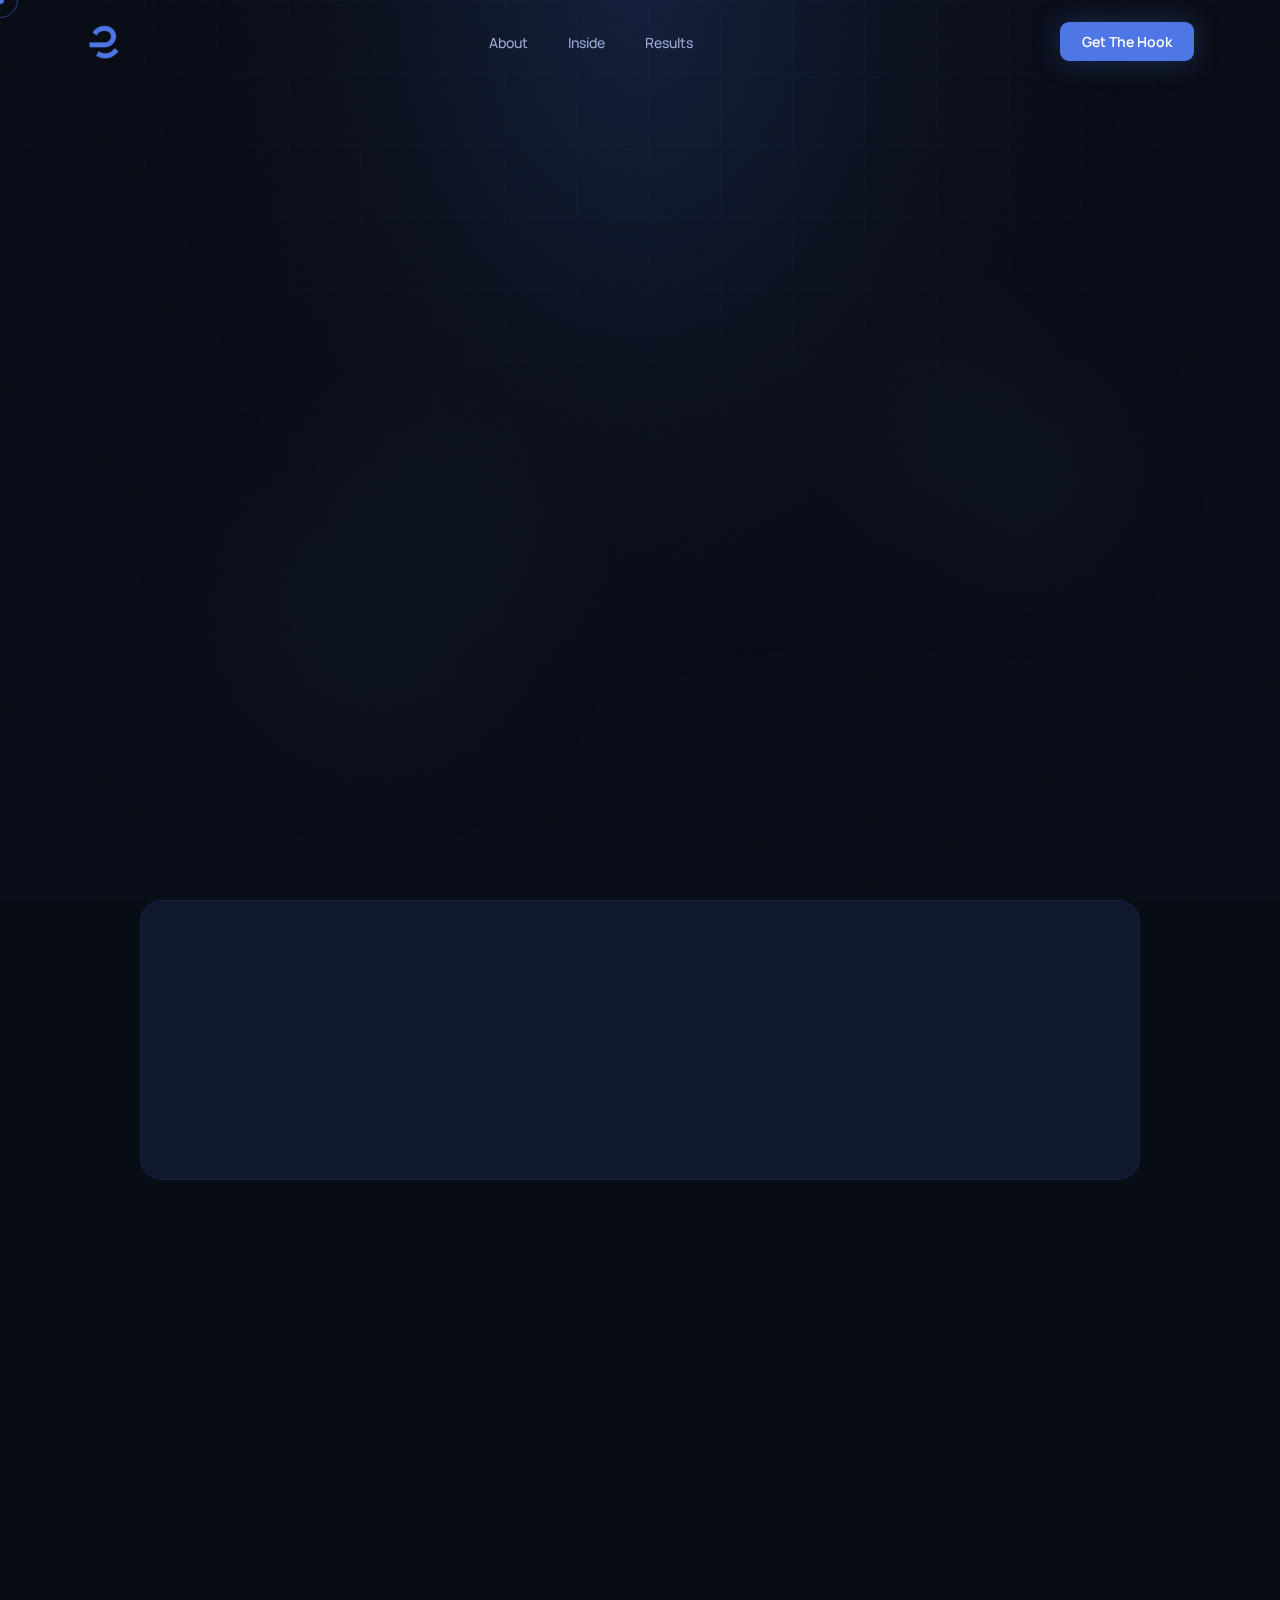
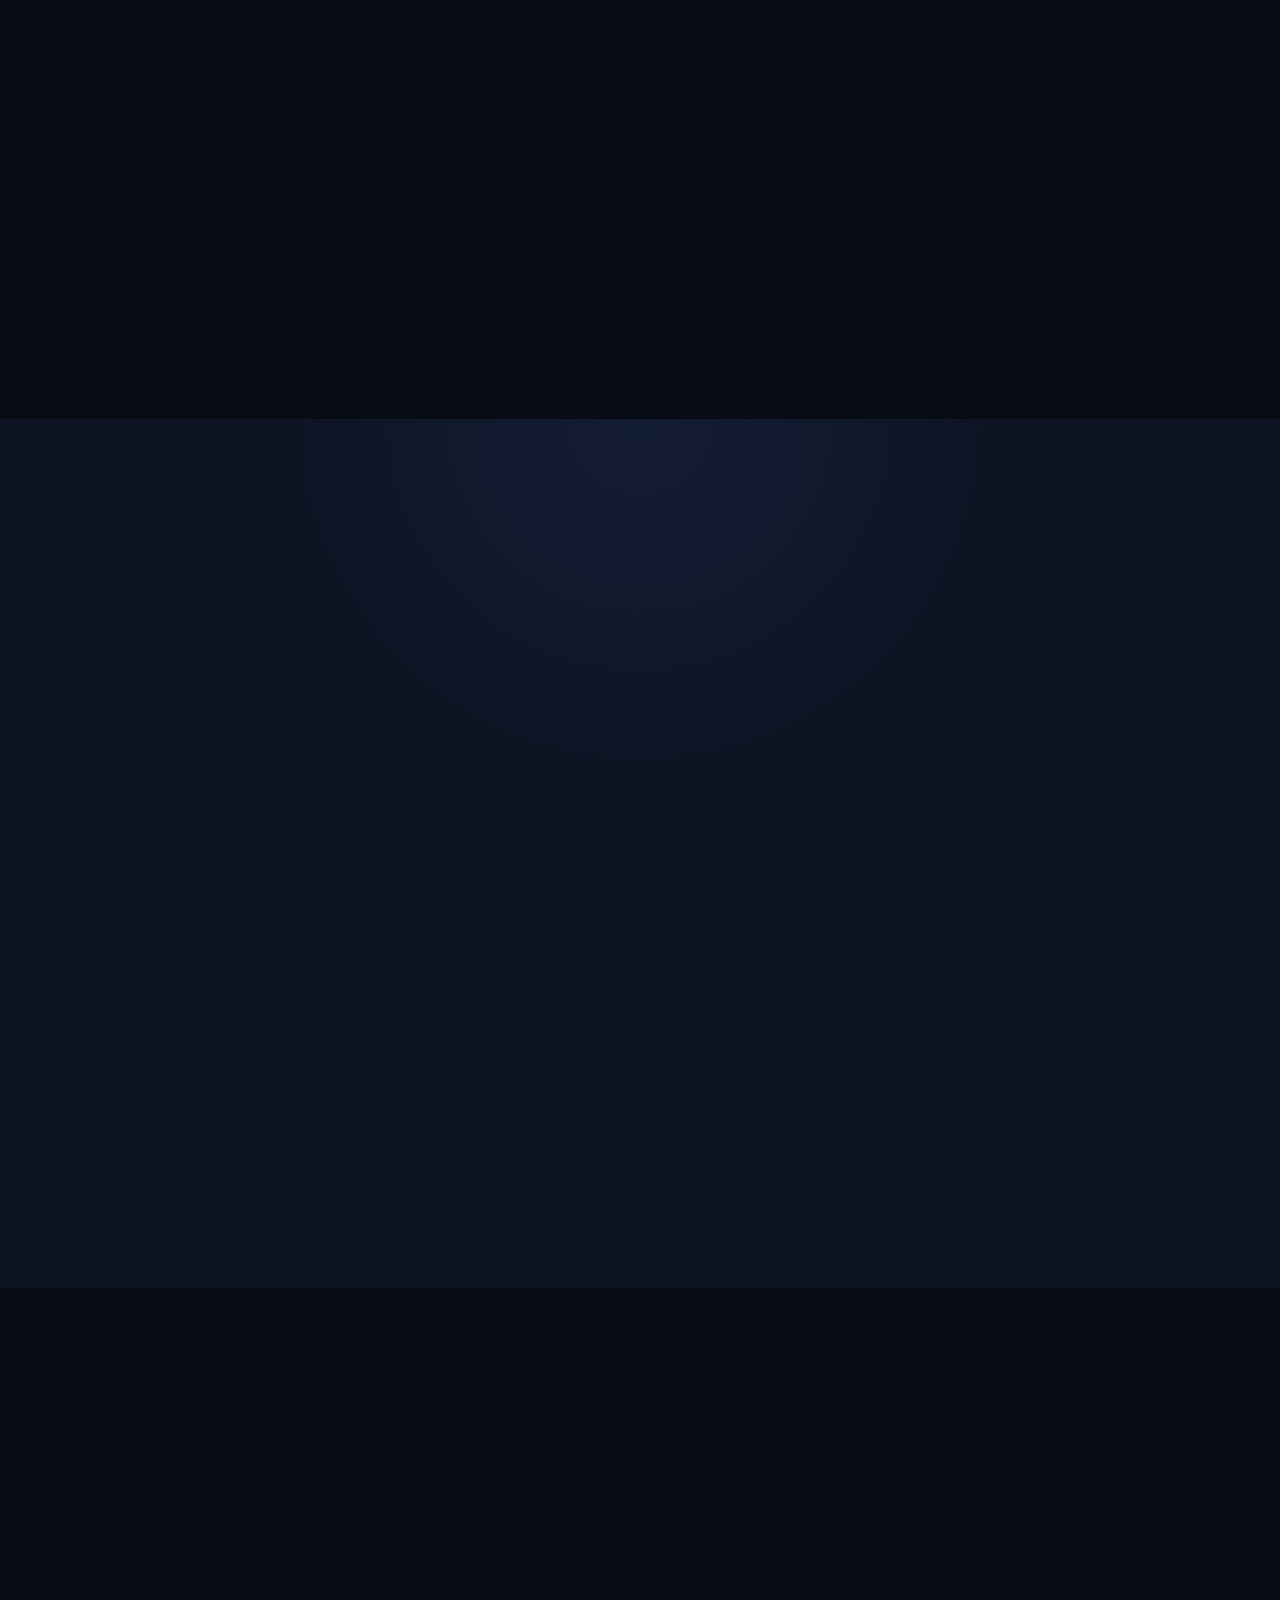
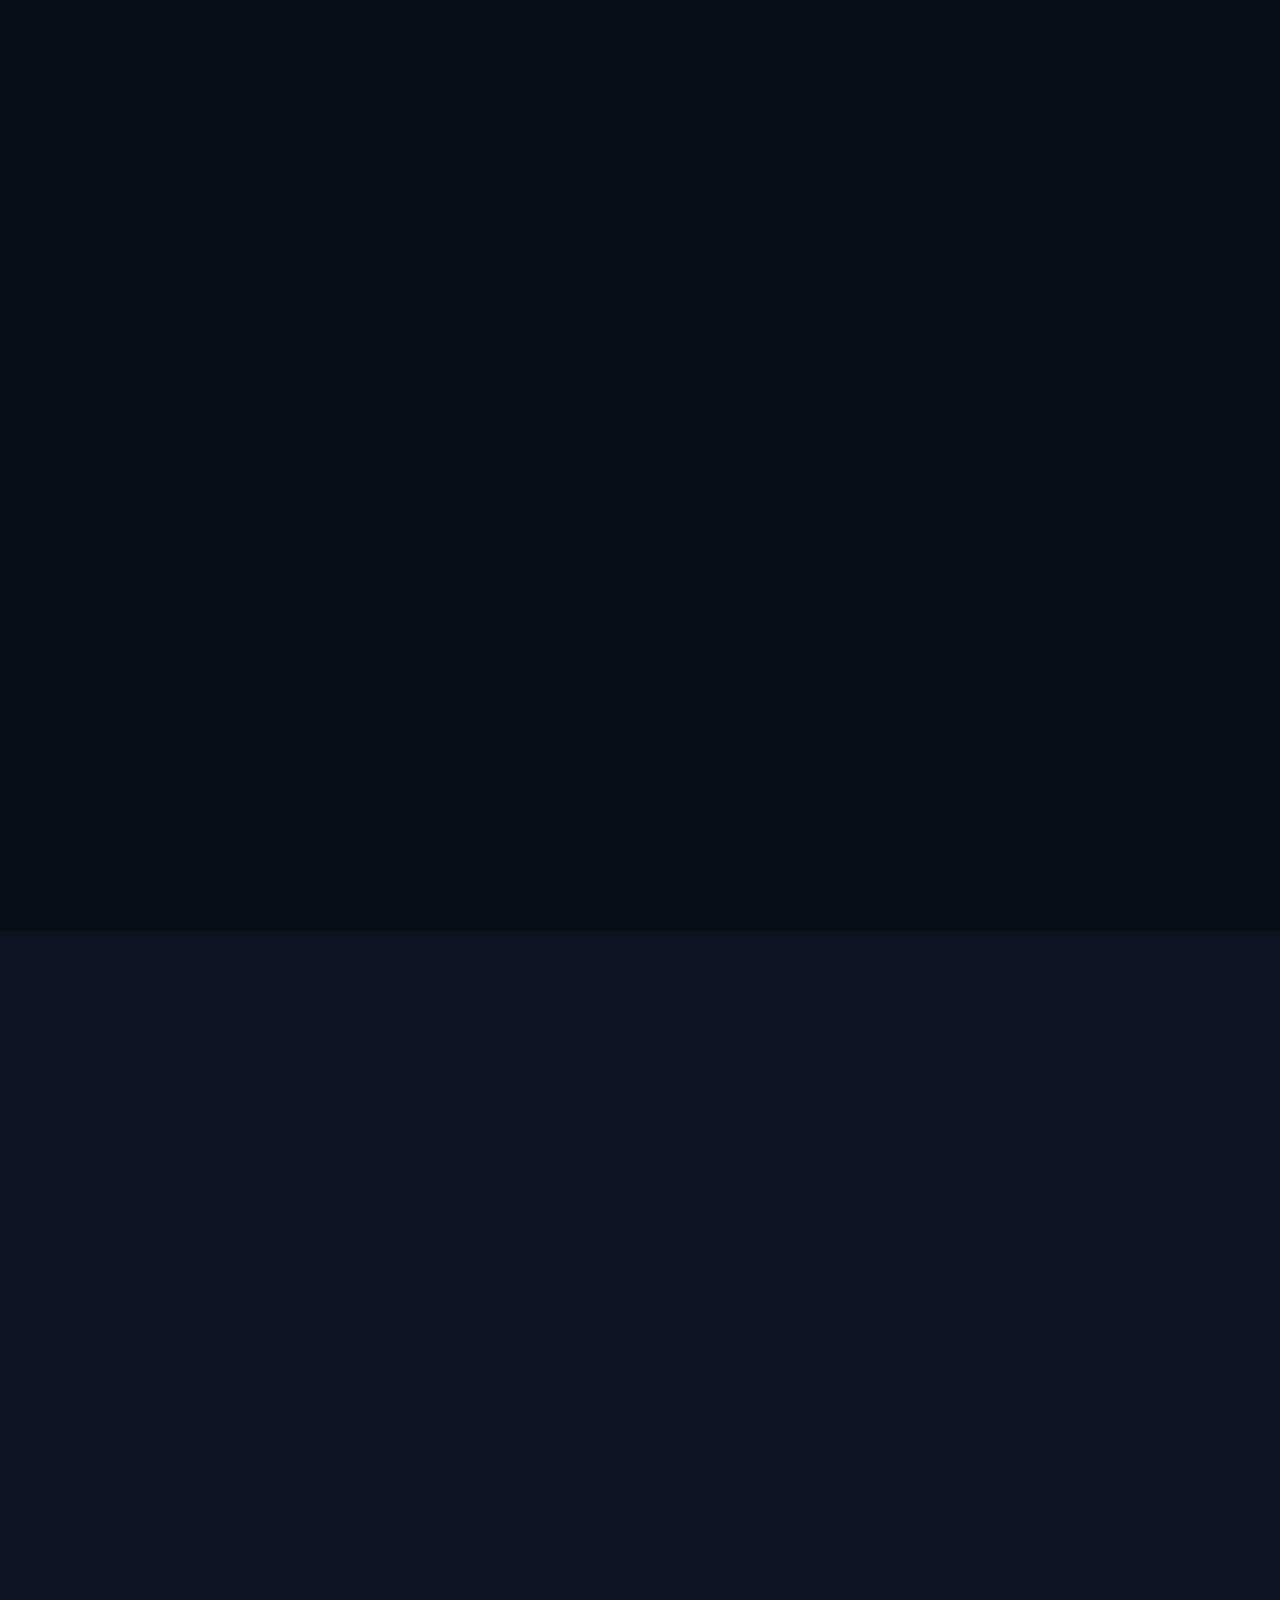
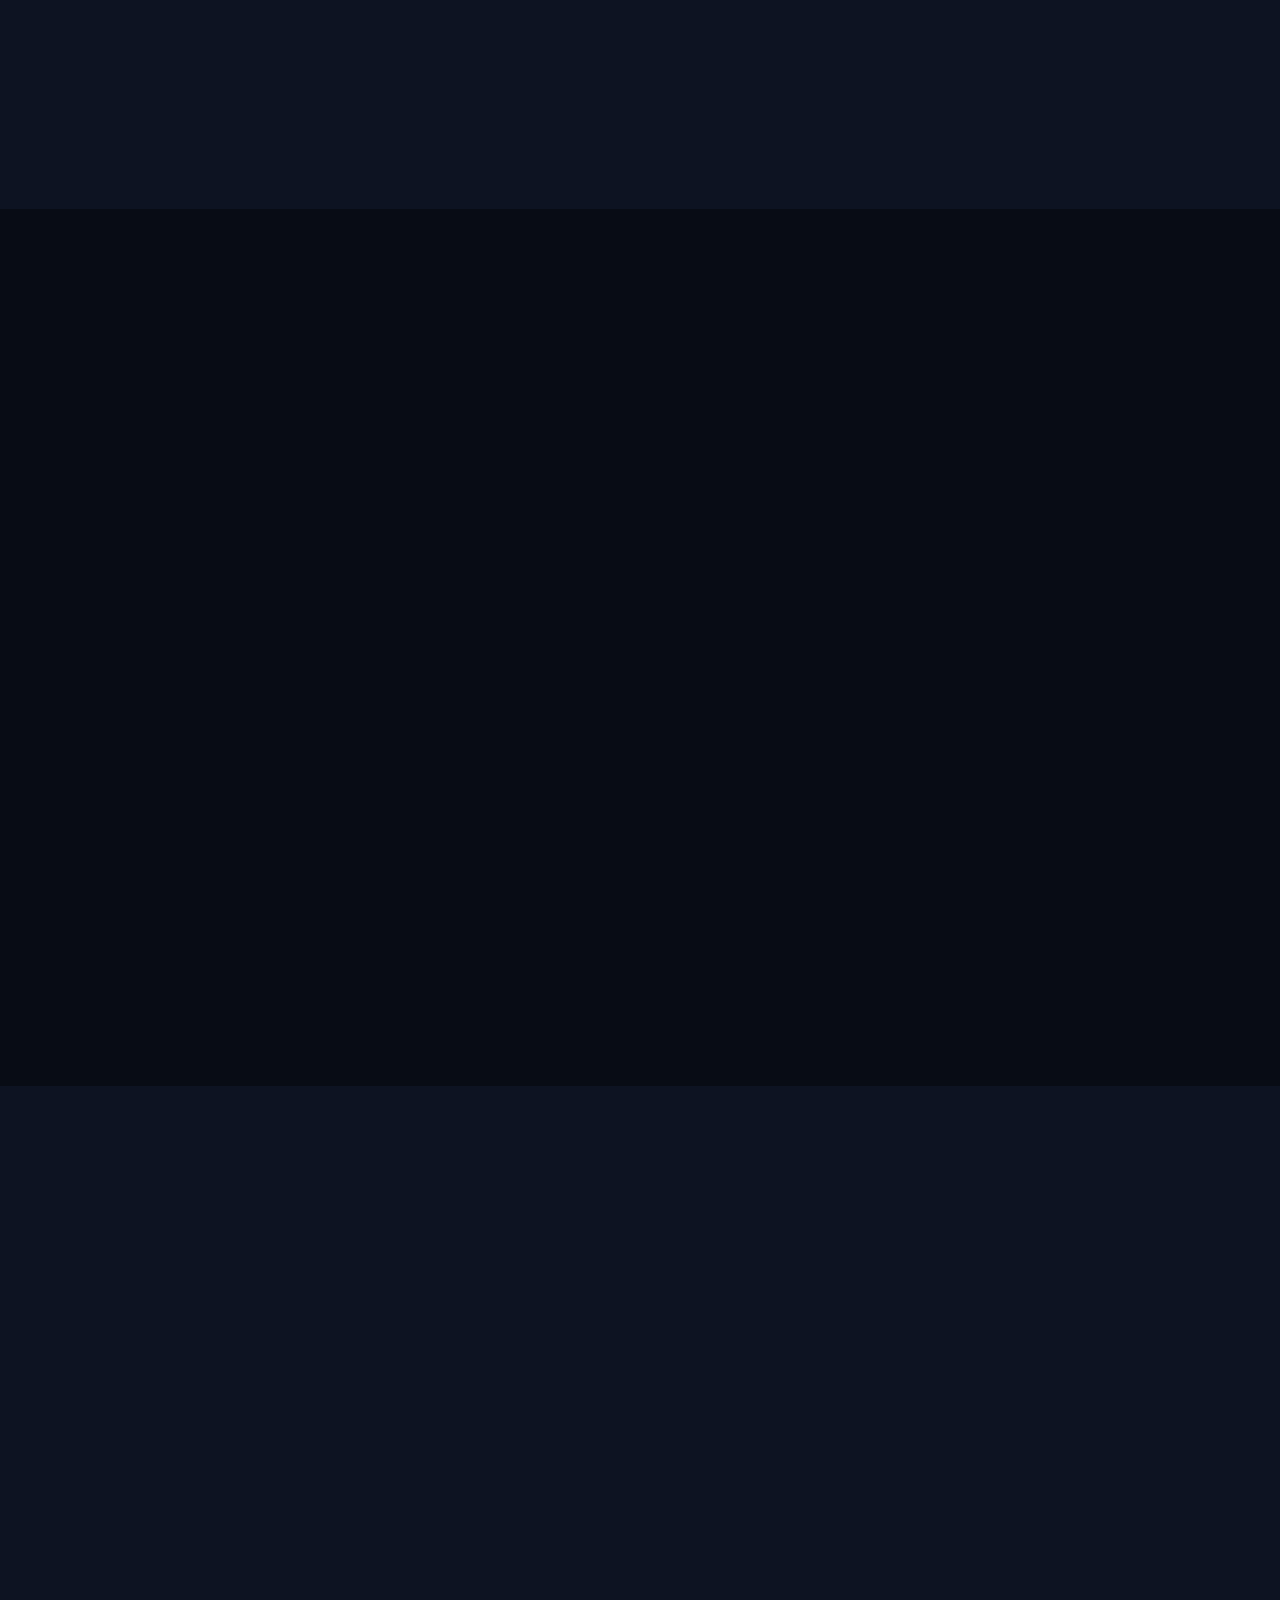
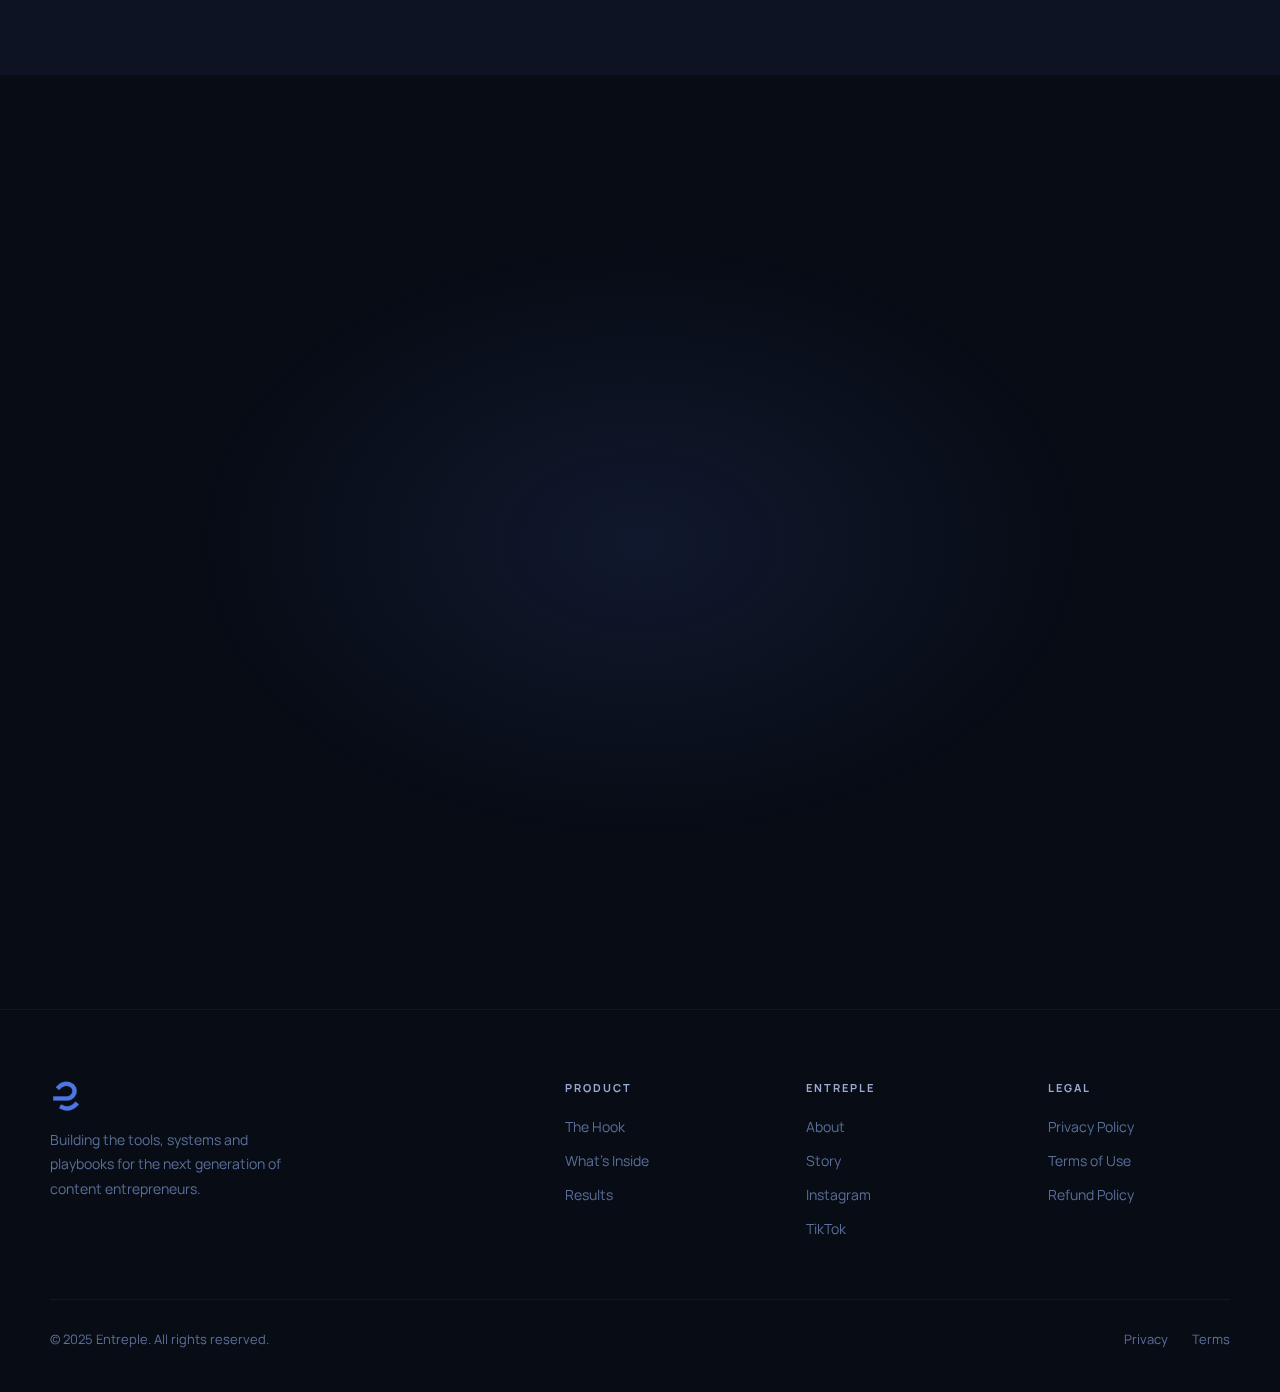
<file: index.html>
<!DOCTYPE html>
<html lang="en">
<head>
<meta charset="UTF-8">
<meta name="viewport" content="width=device-width, initial-scale=1.0">
<title>The Hook — Entreple</title>
<link rel="icon" type="image/png" href="favicon.png">
<link href="https://fonts.googleapis.com/css2?family=Fraunces:ital,opsz,wght@0,9..144,300;0,9..144,700;0,9..144,800;0,9..144,900;1,9..144,300;1,9..144,700&family=Manrope:wght@300;400;500;600;700&display=swap" rel="stylesheet">
<style>
*, *::before, *::after { margin: 0; padding: 0; box-sizing: border-box; }

:root {
  --bg:       #080c15;
  --bg2:      #0d1322;
  --bg3:      #111b30;
  --surface:  #0f1929;
  --surface2: #162035;
  --border:   rgba(78,118,228,0.12);
  --border2:  rgba(78,118,228,0.22);
  --blue:     #4e76e4;
  --blue-lt:  #7397eb;
  --blue-dk:  #2d55c8;
  --blue-xs:  rgba(78,118,228,0.08);
  --text:     #e8eeff;
  --text2:    #9aaad4;
  --text3:    #5a6f9a;
  --white:    #ffffff;
}

html { scroll-behavior: smooth; }

body {
  background: var(--bg);
  color: var(--text);
  font-family: 'Manrope', sans-serif;
  font-size: 16px;
  overflow-x: hidden;
  cursor: none;
  -webkit-font-smoothing: antialiased;
}

/* ── CURSOR ── */
.cur { position: fixed; pointer-events: none; z-index: 9999; }
#cur-dot {
  width: 8px; height: 8px;
  background: var(--blue);
  border-radius: 50%;
  transform: translate(-50%,-50%);
  transition: width .25s, height .25s, opacity .25s;
}
#cur-ring {
  width: 36px; height: 36px;
  border: 1.5px solid rgba(78,118,228,0.5);
  border-radius: 50%;
  transform: translate(-50%,-50%);
  transition: width .3s, height .3s, border-color .3s;
}
body.hovering #cur-dot { width: 16px; height: 16px; opacity: .5; }
body.hovering #cur-ring { width: 50px; height: 50px; border-color: rgba(78,118,228,0.25); }

/* ── NOISE ── */
body::after {
  content: '';
  position: fixed; inset: 0;
  background-image: url("data:image/svg+xml,%3Csvg xmlns='http://www.w3.org/2000/svg'%3E%3Cfilter id='n'%3E%3CfeTurbulence type='fractalNoise' baseFrequency='.8' numOctaves='4' stitchTiles='stitch'/%3E%3C/filter%3E%3Crect width='100%25' height='100%25' filter='url(%23n)' opacity='.028'/%3E%3C/svg%3E");
  pointer-events: none; z-index: 0;
}

/* ── GRID BG ── */
.grid-bg {
  position: fixed; inset: 0; pointer-events: none; z-index: 0;
  background-image:
    linear-gradient(rgba(78,118,228,.04) 1px, transparent 1px),
    linear-gradient(90deg, rgba(78,118,228,.04) 1px, transparent 1px);
  background-size: 72px 72px;
  mask-image: radial-gradient(ellipse 90% 80% at 50% 0%, black 0%, transparent 100%);
}

/* ── NAV ── */
nav {
  position: fixed; top: 0; left: 0; right: 0; z-index: 100;
  padding: 22px 0;
  transition: padding .4s, background .4s, border-color .4s;
  border-bottom: 1px solid transparent;
}
nav.scrolled {
  padding: 14px 0;
  background: rgba(8,12,21,0.82);
  backdrop-filter: blur(24px) saturate(180%);
  border-bottom-color: var(--border);
}
.nav-inner {
  max-width: 1180px; margin: 0 auto;
  padding: 0 36px;
  display: flex; align-items: center; justify-content: space-between;
}
.logo {
  font-family: 'Fraunces', serif;
  font-size: 20px; font-weight: 700;
  letter-spacing: -.5px;
  color: var(--white);
  text-decoration: none;
  display: flex; align-items: center; gap: 10px;
}
.logo-mark {
  width: 34px; height: 34px;
  background: var(--blue);
  border-radius: 9px;
  display: flex; align-items: center; justify-content: center;
}
.nav-links { display: flex; gap: 40px; list-style: none; }
.nav-links a {
  color: var(--text2); text-decoration: none;
  font-size: 14px; font-weight: 500;
  transition: color .2s;
}
.nav-links a:hover { color: var(--text); }
.nav-actions { display: flex; align-items: center; gap: 12px; }
.btn-nav-ghost {
  background: none; border: none;
  color: var(--text2); font-family: 'Manrope', sans-serif;
  font-size: 14px; font-weight: 500;
  padding: 8px 16px; border-radius: 8px; cursor: none;
  transition: color .2s, background .2s;
}
.btn-nav-ghost:hover { color: var(--text); background: var(--surface); }
.btn-nav-primary {
  background: var(--blue); color: #fff;
  border: none; font-family: 'Manrope', sans-serif;
  font-size: 14px; font-weight: 600;
  padding: 10px 22px; border-radius: 9px; cursor: none;
  transition: opacity .2s, transform .2s, box-shadow .2s;
  box-shadow: 0 0 28px rgba(78,118,228,0.3);
}
.btn-nav-primary:hover { opacity: .88; transform: translateY(-1px); box-shadow: 0 4px 40px rgba(78,118,228,.4); }
/* removed */

/* ── HERO ── */
.hero {
  position: relative;
  min-height: 100vh;
  display: flex; align-items: center; justify-content: center;
  padding: 140px 36px 100px;
  overflow: hidden;
}
.hero-glow {
  position: absolute;
  width: 1000px; height: 700px;
  left: 50%; top: 0;
  transform: translateX(-50%);
  background: radial-gradient(ellipse at 50% 0%, rgba(78,118,228,.18) 0%, rgba(78,118,228,.04) 40%, transparent 70%);
  pointer-events: none;
}
.hero-glow-2 {
  position: absolute;
  width: 500px; height: 500px;
  left: 10%; top: 40%;
  background: radial-gradient(circle, rgba(78,118,228,.06) 0%, transparent 70%);
  pointer-events: none;
  animation: floatA 8s ease-in-out infinite;
}
.hero-glow-3 {
  position: absolute;
  width: 400px; height: 400px;
  right: 5%; top: 30%;
  background: radial-gradient(circle, rgba(78,118,228,.05) 0%, transparent 70%);
  pointer-events: none;
  animation: floatB 10s ease-in-out infinite;
}
@keyframes floatA { 0%,100%{transform:translateY(0);} 50%{transform:translateY(-30px);} }
@keyframes floatB { 0%,100%{transform:translateY(0);} 50%{transform:translateY(24px);} }

.hero-inner {
  max-width: 900px; text-align: center;
  position: relative; z-index: 2;
}
.badge-pill {
  display: inline-flex; align-items: center; gap: 9px;
  background: rgba(78,118,228,0.1);
  border: 1px solid rgba(78,118,228,0.25);
  padding: 7px 18px; border-radius: 100px;
  font-size: 12.5px; font-weight: 600;
  color: var(--blue-lt); letter-spacing: .4px;
  margin-bottom: 36px;
  opacity: 0; animation: fadeUp .7s .1s forwards;
}
.badge-pill svg { flex-shrink: 0; }
.badge-sep { width: 1px; height: 14px; background: rgba(78,118,228,0.3); }

h1 {
  font-family: 'Fraunces', serif;
  font-size: clamp(46px, 7.5vw, 92px);
  font-weight: 900;
  line-height: 1.0;
  letter-spacing: -2.5px;
  margin-bottom: 28px;
  opacity: 0; animation: fadeUp .7s .25s forwards;
}
h1 em {
  font-style: italic;
  color: var(--blue-lt);
}
.hero-sub {
  font-size: clamp(16px,2vw,19px);
  color: var(--text2);
  line-height: 1.75;
  max-width: 560px; margin: 0 auto 48px;
  font-weight: 400;
  opacity: 0; animation: fadeUp .7s .4s forwards;
}
.hero-actions {
  display: flex; gap: 14px;
  justify-content: center; flex-wrap: wrap;
  opacity: 0; animation: fadeUp .7s .55s forwards;
}
.btn-lg {
  padding: 16px 36px; border-radius: 12px;
  font-family: 'Manrope', sans-serif;
  font-size: 15px; font-weight: 700;
  cursor: none; border: none;
  transition: all .25s;
  display: flex; align-items: center; gap: 10px;
}
.btn-lg.primary {
  background: var(--blue); color: #fff;
  box-shadow: 0 0 50px rgba(78,118,228,.3);
}
.btn-lg.primary:hover { opacity: .88; transform: translateY(-2px); box-shadow: 0 8px 60px rgba(78,118,228,.45); }
.btn-lg.ghost {
  background: rgba(255,255,255,.04);
  color: var(--text2);
  border: 1px solid var(--border2);
}
.btn-lg.ghost:hover { background: rgba(255,255,255,.07); color: var(--text); transform: translateY(-2px); }
.hero-footnote {
  margin-top: 20px;
  font-size: 12.5px; color: var(--text3);
  opacity: 0; animation: fadeUp .7s .7s forwards;
}

/* ── PROOF STRIP ── */
.proof-strip {
  position: relative; z-index: 2;
  padding: 0 36px 100px;
}
.proof-inner {
  max-width: 1000px; margin: 0 auto;
  display: grid; grid-template-columns: repeat(3,1fr);
  gap: 1px; background: var(--border);
  border: 1px solid var(--border);
  border-radius: 22px; overflow: hidden;
}
.proof-item {
  background: var(--surface);
  padding: 44px 36px;
  text-align: center;
  position: relative; overflow: hidden;
  transition: background .3s;
}
.proof-item::before {
  content: '';
  position: absolute; top: 0; left: 0; right: 0; height: 2px;
  background: linear-gradient(90deg, transparent, var(--blue), transparent);
  opacity: 0; transition: opacity .3s;
}
.proof-item:hover { background: var(--surface2); }
.proof-item:hover::before { opacity: 1; }
.proof-icon { margin-bottom: 20px; color: var(--blue-lt); display: flex; justify-content: center; }
.proof-num {
  font-family: 'Fraunces', serif;
  font-size: 52px; font-weight: 800;
  line-height: 1; letter-spacing: -2px;
  color: var(--white);
  margin-bottom: 8px;
  display: block;
}
.proof-num span { color: var(--blue-lt); }
.proof-label { font-size: 13px; color: var(--text2); font-weight: 500; line-height: 1.5; }

/* ── WHAT IS ── */
.what-is {
  padding: 120px 36px;
  position: relative;
}
.what-is-inner {
  max-width: 1180px; margin: 0 auto;
  display: grid; grid-template-columns: 1fr 1fr;
  gap: 100px; align-items: center;
}
.tag {
  display: inline-block;
  font-size: 11px; font-weight: 700; letter-spacing: 2px;
  text-transform: uppercase;
  color: var(--blue);
  margin-bottom: 20px;
}
h2 {
  font-family: 'Fraunces', serif;
  font-size: clamp(32px,4vw,52px);
  font-weight: 800; line-height: 1.08;
  letter-spacing: -1.5px;
  margin-bottom: 24px;
}
.body-text {
  color: var(--text2); font-size: 15px;
  line-height: 1.85; font-weight: 400;
  margin-bottom: 20px;
}
.check-list { list-style: none; display: flex; flex-direction: column; gap: 14px; margin-top: 32px; }
.check-list li {
  display: flex; align-items: flex-start; gap: 14px;
  font-size: 14px; color: var(--text2);
}
.check-icon {
  width: 22px; height: 22px;
  background: rgba(78,118,228,.12);
  border-radius: 50%;
  display: flex; align-items: center; justify-content: center;
  flex-shrink: 0; margin-top: 1px;
  color: var(--blue);
}

.what-visual {
  position: relative;
}
.book-card {
  background: var(--bg2);
  border: 1px solid var(--border2);
  border-radius: 24px;
  overflow: hidden;
  box-shadow: 0 40px 100px rgba(0,0,0,.6), 0 0 0 1px rgba(78,118,228,.08);
  position: relative;
}
.book-card::before {
  content: '';
  position: absolute; inset: 0;
  background: linear-gradient(145deg, rgba(78,118,228,.07) 0%, transparent 60%);
  pointer-events: none;
}
.book-header {
  background: var(--blue);
  padding: 32px 36px 28px;
  position: relative; overflow: hidden;
}
.book-header::after {
  content: '';
  position: absolute;
  width: 300px; height: 300px;
  border-radius: 50%;
  background: rgba(255,255,255,.05);
  right: -80px; top: -80px;
}
.book-eyebrow {
  font-size: 11px; font-weight: 700;
  letter-spacing: 2.5px; text-transform: uppercase;
  color: rgba(255,255,255,.65);
  margin-bottom: 10px;
}
.book-title-card {
  font-family: 'Fraunces', serif;
  font-size: 38px; font-weight: 900;
  letter-spacing: -1.5px; line-height: 1;
  color: #fff;
  margin-bottom: 6px;
}
.book-sub {
  font-size: 13px; color: rgba(255,255,255,.65);
  font-weight: 400;
}
.book-body { padding: 28px 36px; }
.book-row {
  display: flex; align-items: center; gap: 14px;
  padding: 16px 0;
  border-bottom: 1px solid var(--border);
  transition: background .2s;
}
.book-row:last-child { border-bottom: none; }
.book-row-icon {
  width: 40px; height: 40px;
  border-radius: 10px;
  background: var(--blue-xs);
  display: flex; align-items: center; justify-content: center;
  color: var(--blue-lt); flex-shrink: 0;
}
.book-row-text { font-size: 13.5px; font-weight: 500; color: var(--text); }
.book-row-sub { font-size: 12px; color: var(--text3); margin-top: 2px; }

/* ── INSIDE ── */
.inside {
  padding: 120px 36px;
  background: var(--bg2);
  position: relative; overflow: hidden;
}
.inside::before {
  content: '';
  position: absolute; left: 50%; top: 0;
  transform: translateX(-50%);
  width: 800px; height: 400px;
  background: radial-gradient(ellipse at 50% 0%, rgba(78,118,228,.1) 0%, transparent 70%);
  pointer-events: none;
}
.inside-inner { max-width: 1180px; margin: 0 auto; }
.inside-header { text-align: center; margin-bottom: 72px; }
.inside-grid {
  display: grid; grid-template-columns: repeat(3,1fr);
  gap: 20px;
}
.inside-card {
  background: var(--surface);
  border: 1px solid var(--border);
  border-radius: 20px; padding: 40px 32px;
  position: relative; overflow: hidden;
  transition: transform .3s, border-color .3s;
}
.inside-card:hover { transform: translateY(-6px); border-color: var(--border2); }
.inside-card::after {
  content: '';
  position: absolute; top: 0; left: 0; right: 0; height: 1px;
  background: linear-gradient(90deg, transparent, rgba(78,118,228,.4), transparent);
  opacity: 0; transition: opacity .3s;
}
.inside-card:hover::after { opacity: 1; }
.inside-num {
  font-family: 'Fraunces', serif;
  font-size: 72px; font-weight: 900;
  color: rgba(78,118,228,.1); line-height: 1;
  position: absolute; right: 24px; top: 16px;
  letter-spacing: -3px;
  user-select: none;
}
.inside-icon {
  width: 52px; height: 52px; border-radius: 14px;
  display: flex; align-items: center; justify-content: center;
  margin-bottom: 28px;
}
.ic-blue { background: rgba(78,118,228,.12); color: var(--blue); }
.ic-light { background: rgba(115,151,235,.1); color: var(--blue-lt); }
.ic-dark { background: rgba(45,85,200,.15); color: #8ab0ff; }
.inside-card h3 {
  font-family: 'Fraunces', serif;
  font-size: 22px; font-weight: 700;
  letter-spacing: -.5px; margin-bottom: 14px;
}
.inside-card p { font-size: 14px; color: var(--text2); line-height: 1.75; }

/* ── RESULTS ── */
.results {
  padding: 120px 36px;
  position: relative; overflow: hidden;
}
.results-inner {
  max-width: 1180px; margin: 0 auto;
}
.results-header { text-align: center; margin-bottom: 72px; }
.results-grid {
  display: grid; grid-template-columns: 1fr 1fr;
  gap: 24px;
}
.result-card {
  background: var(--surface);
  border: 1px solid var(--border);
  border-radius: 22px; padding: 48px 44px;
  position: relative; overflow: hidden;
  transition: transform .3s, border-color .3s;
}
.result-card:hover { transform: translateY(-5px); border-color: var(--border2); }
.result-card.featured {
  background: var(--blue);
  border-color: var(--blue);
  grid-column: span 2;
  display: grid; grid-template-columns: 1fr 1fr;
  gap: 60px; align-items: center;
}
.result-card.featured::before {
  content: '';
  position: absolute; inset: 0;
  background: linear-gradient(135deg, rgba(255,255,255,.05) 0%, transparent 60%);
  pointer-events: none;
}
.result-platform {
  font-size: 11px; font-weight: 700; letter-spacing: 2px;
  text-transform: uppercase;
  display: flex; align-items: center; gap: 8px;
  margin-bottom: 20px;
}
.platform-icon {
  width: 28px; height: 28px; border-radius: 7px;
  display: flex; align-items: center; justify-content: center;
  background: rgba(78,118,228,.12);
  color: var(--blue-lt);
}
.result-card.featured .platform-icon {
  background: rgba(255,255,255,.15); color: #fff;
}
.result-card.featured .result-platform { color: rgba(255,255,255,.7); }
.result-big {
  font-family: 'Fraunces', serif;
  font-size: clamp(52px,7vw,88px);
  font-weight: 900; line-height: 1;
  letter-spacing: -3px; color: var(--white);
  margin-bottom: 10px;
}
.result-card.featured .result-big { color: #fff; }
.result-desc { font-size: 14px; color: var(--text2); line-height: 1.7; }
.result-card.featured .result-desc { color: rgba(255,255,255,.75); }
.result-time {
  display: inline-flex; align-items: center; gap: 7px;
  font-size: 12.5px; font-weight: 600;
  color: var(--blue-lt);
  background: rgba(78,118,228,.15);
  border-radius: 100px; padding: 5px 14px;
  margin-top: 20px;
}
.result-card.featured .result-time {
  color: rgba(255,255,255,.9);
  background: rgba(255,255,255,.15);
}
.result-right { position: relative; z-index: 2; }
.result-right h3 {
  font-family: 'Fraunces', serif;
  font-size: clamp(26px,3vw,36px); font-weight: 800;
  letter-spacing: -1px; color: #fff;
  margin-bottom: 16px; line-height: 1.15;
}
.result-right p { font-size: 15px; color: rgba(255,255,255,.7); line-height: 1.75; }

/* ── TESTIMONIAL ── */
.testimonial {
  padding: 100px 36px;
  background: var(--bg2);
  position: relative; overflow: hidden;
}
.testimonial-inner {
  max-width: 900px; margin: 0 auto; text-align: center;
}
.quote-mark {
  width: 64px; height: 64px; border-radius: 50%;
  background: var(--blue-xs);
  border: 1px solid var(--border2);
  display: flex; align-items: center; justify-content: center;
  margin: 0 auto 40px; color: var(--blue);
}
blockquote {
  font-family: 'Fraunces', serif;
  font-size: clamp(22px,3vw,34px);
  font-weight: 700; font-style: italic;
  line-height: 1.45; letter-spacing: -.5px;
  color: var(--text);
  margin-bottom: 40px;
}
blockquote span { color: var(--blue-lt); }
.quote-author { display: flex; align-items: center; justify-content: center; gap: 16px; }
.author-avatar {
  width: 48px; height: 48px; border-radius: 50%;
  background: var(--blue);
  display: flex; align-items: center; justify-content: center;
  font-family: 'Fraunces', serif; font-size: 18px; font-weight: 800;
  color: #fff;
}
.author-name { font-weight: 700; font-size: 15px; }
.author-role { font-size: 12.5px; color: var(--text3); }

/* ── INSIDE DETAIL ── */
.detail {
  padding: 120px 36px;
  position: relative; overflow: hidden;
}
.detail-inner {
  max-width: 1180px; margin: 0 auto;
  display: grid; grid-template-columns: 1fr 1fr;
  gap: 100px; align-items: center;
}
.detail-inner.reverse { direction: rtl; }
.detail-inner.reverse > * { direction: ltr; }
.detail-list { list-style: none; display: flex; flex-direction: column; gap: 0; margin-top: 36px; }
.detail-item {
  display: flex; gap: 20px;
  padding: 22px 0;
  border-bottom: 1px solid var(--border);
}
.detail-item:first-child { border-top: 1px solid var(--border); }
.detail-item-icon {
  width: 44px; height: 44px;
  border-radius: 12px;
  background: var(--blue-xs);
  color: var(--blue);
  display: flex; align-items: center; justify-content: center;
  flex-shrink: 0;
}
.detail-item-title { font-size: 15px; font-weight: 600; margin-bottom: 5px; }
.detail-item-sub { font-size: 13.5px; color: var(--text3); line-height: 1.6; }
.visual-box {
  background: var(--surface);
  border: 1px solid var(--border2);
  border-radius: 24px; overflow: hidden;
  box-shadow: 0 30px 80px rgba(0,0,0,.5);
  position: relative;
}
.visual-box-head {
  background: var(--blue);
  padding: 20px 28px;
  display: flex; align-items: center; gap: 14px;
}
.vbh-circle {
  width: 40px; height: 40px; border-radius: 50%;
  background: rgba(255,255,255,.15);
  display: flex; align-items: center; justify-content: center;
  color: #fff;
}
.vbh-title { font-family: 'Fraunces', serif; font-size: 16px; font-weight: 700; color: #fff; }
.vbh-sub { font-size: 12px; color: rgba(255,255,255,.65); }
.visual-box-body { padding: 24px 28px; }
.mini-row {
  display: flex; align-items: center; gap: 12px;
  padding: 12px 0;
  border-bottom: 1px solid var(--border);
}
.mini-row:last-child { border-bottom: none; }
.mini-row-dot {
  width: 8px; height: 8px; border-radius: 50%;
  flex-shrink: 0;
}
.dot-done { background: #4ade80; }
.dot-active { background: var(--blue); }
.dot-todo { background: var(--text3); }
.mini-row-label { font-size: 13px; color: var(--text2); flex: 1; }
.mini-row-badge {
  font-size: 11px; font-weight: 600; padding: 3px 10px;
  border-radius: 100px;
}
.badge-done { background: rgba(74,222,128,.1); color: #4ade80; }
.badge-active { background: rgba(78,118,228,.15); color: var(--blue-lt); }
.badge-todo { background: rgba(90,111,154,.1); color: var(--text3); }

/* ── CTA ── */
.cta {
  padding: 120px 36px;
  position: relative; overflow: hidden;
}
.cta::before {
  content: '';
  position: absolute; left: 50%; top: 50%;
  transform: translate(-50%,-50%);
  width: 900px; height: 600px;
  background: radial-gradient(ellipse, rgba(78,118,228,.12) 0%, transparent 70%);
  pointer-events: none;
}
.cta-inner { max-width: 720px; margin: 0 auto; }
.cta-box {
  background: var(--surface);
  border: 1px solid var(--border2);
  border-radius: 28px; padding: 80px 60px;
  text-align: center; position: relative; overflow: hidden;
}
.cta-box::before {
  content: '';
  position: absolute; inset: 0;
  background: linear-gradient(145deg, rgba(78,118,228,.06) 0%, transparent 60%);
  pointer-events: none;
}
.cta-box::after {
  content: '';
  position: absolute; top: 0; left: 0; right: 0; height: 1px;
  background: linear-gradient(90deg, transparent, rgba(78,118,228,.5), transparent);
}
.cta-box h2 { font-size: clamp(30px,4vw,48px); margin-bottom: 18px; letter-spacing: -1.5px; }
.cta-box p { color: var(--text2); font-size: 16px; line-height: 1.75; margin-bottom: 44px; max-width: 480px; margin-left: auto; margin-right: auto; }
.cta-note { margin-top: 18px; font-size: 12.5px; color: var(--text3); }

/* ── FOOTER ── */
footer {
  border-top: 1px solid var(--border);
  padding: 70px 36px 44px;
  position: relative; z-index: 2;
}
.footer-inner { max-width: 1180px; margin: 0 auto; }
.footer-top {
  display: grid; grid-template-columns: 2.5fr 1fr 1fr 1fr;
  gap: 60px; margin-bottom: 60px;
}
.footer-brand p { color: var(--text3); font-size: 14px; line-height: 1.75; margin-top: 16px; max-width: 260px; }
.footer-col h4 {
  font-size: 11px; font-weight: 700; letter-spacing: 2px;
  text-transform: uppercase; color: var(--text2);
  margin-bottom: 20px;
}
.footer-col ul { list-style: none; display: flex; flex-direction: column; gap: 12px; }
.footer-col ul a { color: var(--text3); text-decoration: none; font-size: 14px; transition: color .2s; }
.footer-col ul a:hover { color: var(--text2); }
.footer-bottom {
  border-top: 1px solid var(--border);
  padding-top: 30px;
  display: flex; justify-content: space-between; align-items: center;
}
.footer-copy { font-size: 13px; color: var(--text3); }
.footer-links { display: flex; gap: 24px; }
.footer-links a { font-size: 13px; color: var(--text3); text-decoration: none; transition: color .2s; }
.footer-links a:hover { color: var(--text2); }

/* ── ANIMATIONS ── */
@keyframes fadeUp {
  from { opacity: 0; transform: translateY(32px); }
  to   { opacity: 1; transform: translateY(0); }
}
.reveal { opacity: 0; transform: translateY(40px); transition: opacity .8s, transform .8s; }
.reveal.visible { opacity: 1; transform: none; }
.reveal-d1 { transition-delay: .1s; }
.reveal-d2 { transition-delay: .2s; }
.reveal-d3 { transition-delay: .3s; }

/* ── RESPONSIVE ── */
@media (max-width: 1000px) {
  .what-is-inner { grid-template-columns: 1fr; gap: 60px; }
  .detail-inner { grid-template-columns: 1fr; gap: 60px; }
  .detail-inner.reverse { direction: ltr; }
  .results-grid { grid-template-columns: 1fr; }
  .result-card.featured { grid-column: span 1; grid-template-columns: 1fr; gap: 32px; }
  .footer-top { grid-template-columns: 1fr 1fr; gap: 40px; }
  .footer-bottom { flex-direction: column; gap: 14px; }
}
@media (max-width: 760px) {
  .nav-links { display: none; }
  .btn-nav-ghost { display: none; }
  .inside-grid { grid-template-columns: 1fr; }
  .proof-inner { grid-template-columns: 1fr; }
  .hero-actions { flex-direction: column; align-items: center; }
  .footer-top { grid-template-columns: 1fr; }
  .cta-box { padding: 48px 30px; }
}
</style>
</head>
<body>

<!-- Cursor -->
<div class="cur" id="cur-dot"></div>
<div class="cur" id="cur-ring"></div>

<!-- Grid background -->
<div class="grid-bg"></div>


<!-- NAV -->
<nav id="nav">
  <div class="nav-inner">
    <a href="#" class="logo">
      <img src="logo.png" alt="Entreple" style="height:36px;width:auto;display:block;">
    </a>
    <ul class="nav-links">
      <li><a href="#about">About</a></li>
      <li><a href="#inside">Inside</a></li>
      <li><a href="#results">Results</a></li>
    </ul>
    <div class="nav-actions">
      <button class="btn-nav-primary" onclick="window.open('https://whop.com/checkout/plan_TduS92Cl2Vlj4','_blank')">Get The Hook</button>
    </div>
  </div>
</nav>

<!-- ══ HERO ══ -->
<section class="hero">
  <div class="hero-glow"></div>
  <div class="hero-glow-2"></div>
  <div class="hero-glow-3"></div>
  <div class="hero-inner">
    <div class="badge-pill">
      <svg width="14" height="14" viewBox="0 0 24 24" fill="none" stroke="currentColor" stroke-width="2.5"><polygon points="13 2 3 14 12 14 11 22 21 10 12 10 13 2"/></svg>
      <span class="badge-sep"></span>
      The playbook that actually works
    </div>
    <h1>Build Your<br>Audience.<br><em>Faster.</em></h1>
    <p class="hero-sub">The Hook is a strategic playbook engineered to help you grow a social media following from scratch — with proven frameworks, daily challenges, and battle-tested templates.</p>
    <div class="hero-actions">
      <button class="btn-lg primary" onclick="window.open('https://whop.com/checkout/plan_TduS92Cl2Vlj4','_blank')">
        Get The Hook
        <svg width="16" height="16" viewBox="0 0 24 24" fill="none" stroke="currentColor" stroke-width="2.5"><path d="M5 12h14M12 5l7 7-7 7"/></svg>
      </button>
    </div>
    <p class="hero-footnote">77,000+ followers gained. 2.9M views. Real results. No shortcuts.</p>
  </div>
</section>

<!-- ══ PROOF STRIP ══ -->
<section class="proof-strip">
  <div class="proof-inner">
    <div class="proof-item reveal">
      <div class="proof-icon">
        <svg width="28" height="28" viewBox="0 0 24 24" fill="none" stroke="currentColor" stroke-width="1.7"><rect x="2" y="2" width="20" height="20" rx="5"/><path d="M16 8a4 4 0 0 1-8 0"/><circle cx="8.5" cy="15.5" r="1.5"/><circle cx="15.5" cy="15.5" r="1.5"/></svg>
      </div>
      <span class="proof-num" data-target="77">0</span><span style="display:block;font-family:'Fraunces',serif;font-size:24px;color:var(--blue-lt);margin-bottom:8px;font-weight:800;letter-spacing:-1px;">K+ Followers</span>
      <span class="proof-label">Gained on Instagram<br>in just 60 days</span>
    </div>
    <div class="proof-item reveal reveal-d1">
      <div class="proof-icon">
        <svg width="28" height="28" viewBox="0 0 24 24" fill="none" stroke="currentColor" stroke-width="1.7"><path d="M9 12c0 1.657 1.343 3 3 3s3-1.343 3-3V5c.83.55 1.7.93 2.7 1.1"/><path d="M5 10c0 5.523 3.134 10 7 10s7-4.477 7-10"/></svg>
      </div>
      <span class="proof-num" data-target="2.9">0</span><span style="display:block;font-family:'Fraunces',serif;font-size:24px;color:var(--blue-lt);margin-bottom:8px;font-weight:800;letter-spacing:-1px;">M Views</span>
      <span class="proof-label">On a single TikTok video<br>with one framework</span>
    </div>
    <div class="proof-item reveal reveal-d2">
      <div class="proof-icon">
        <svg width="28" height="28" viewBox="0 0 24 24" fill="none" stroke="currentColor" stroke-width="1.7"><path d="M17 21v-2a4 4 0 0 0-4-4H5a4 4 0 0 0-4 4v2"/><circle cx="9" cy="7" r="4"/><path d="M23 21v-2a4 4 0 0 0-3-3.87"/><path d="M16 3.13a4 4 0 0 1 0 7.75"/></svg>
      </div>
      <span class="proof-num" data-target="10">0</span><span style="display:block;font-family:'Fraunces',serif;font-size:24px;color:var(--blue-lt);margin-bottom:8px;font-weight:800;letter-spacing:-1px;">K Followers</span>
      <span class="proof-label">From that single video<br>in one day</span>
    </div>
  </div>
</section>

<!-- ══ WHAT IS ══ -->
<section class="what-is" id="about">
  <div class="what-is-inner">
    <div class="what-left reveal">
      <span class="tag">The Playbook</span>
      <h2>What is<br>The Hook?</h2>
      <p class="body-text">The Hook is not a course. It is not a PDF with generic advice. It is a structured, day-by-day playbook that gives you the exact strategy, content frameworks, and execution system used to grow a real social media audience from zero.</p>
      <p class="body-text">Whether you are starting from scratch or trying to break through a plateau, The Hook gives you the clarity and tools to move fast — with precision.</p>
      <ul class="check-list">
        <li>
          <span class="check-icon">
            <svg width="12" height="12" viewBox="0 0 24 24" fill="none" stroke="currentColor" stroke-width="3"><polyline points="20 6 9 17 4 12"/></svg>
          </span>
          A step-by-step system built for modern social platforms
        </li>
        <li>
          <span class="check-icon">
            <svg width="12" height="12" viewBox="0 0 24 24" fill="none" stroke="currentColor" stroke-width="3"><polyline points="20 6 9 17 4 12"/></svg>
          </span>
          Proven by real results — not theory, not speculation
        </li>
        <li>
          <span class="check-icon">
            <svg width="12" height="12" viewBox="0 0 24 24" fill="none" stroke="currentColor" stroke-width="3"><polyline points="20 6 9 17 4 12"/></svg>
          </span>
          Challenges to keep you accountable and moving forward
        </li>
        <li>
          <span class="check-icon">
            <svg width="12" height="12" viewBox="0 0 24 24" fill="none" stroke="currentColor" stroke-width="3"><polyline points="20 6 9 17 4 12"/></svg>
          </span>
          Ready-to-use templates for content creation
        </li>
      </ul>
    </div>
    <div class="what-visual reveal reveal-d1">
      <div class="book-card">
        <div class="book-header">
          <div class="book-eyebrow">Entreple — The Playbook</div>
          <div class="book-title-card">The Hook</div>
          <div class="book-sub">Your complete growth system</div>
        </div>
        <div class="book-body">
          <div class="book-row">
            <div class="book-row-icon">
              <svg width="18" height="18" viewBox="0 0 24 24" fill="none" stroke="currentColor" stroke-width="2"><path d="M12 20h9"/><path d="M16.5 3.5a2.121 2.121 0 0 1 3 3L7 19l-4 1 1-4L16.5 3.5z"/></svg>
            </div>
            <div>
              <div class="book-row-text">Content Frameworks</div>
              <div class="book-row-sub">Hook structures that stop the scroll</div>
            </div>
          </div>
          <div class="book-row">
            <div class="book-row-icon">
              <svg width="18" height="18" viewBox="0 0 24 24" fill="none" stroke="currentColor" stroke-width="2"><polyline points="9 11 12 14 22 4"/><path d="M21 12v7a2 2 0 0 1-2 2H5a2 2 0 0 1-2-2V5a2 2 0 0 1 2-2h11"/></svg>
            </div>
            <div>
              <div class="book-row-text">Daily Challenges</div>
              <div class="book-row-sub">Structured accountability system</div>
            </div>
          </div>
          <div class="book-row">
            <div class="book-row-icon">
              <svg width="18" height="18" viewBox="0 0 24 24" fill="none" stroke="currentColor" stroke-width="2"><rect x="3" y="3" width="18" height="18" rx="2"/><path d="M3 9h18M9 21V9"/></svg>
            </div>
            <div>
              <div class="book-row-text">Ready Templates</div>
              <div class="book-row-sub">Copy, adapt, publish immediately</div>
            </div>
          </div>
          <div class="book-row">
            <div class="book-row-icon">
              <svg width="18" height="18" viewBox="0 0 24 24" fill="none" stroke="currentColor" stroke-width="2"><polyline points="23 6 13.5 15.5 8.5 10.5 1 18"/><polyline points="17 6 23 6 23 12"/></svg>
            </div>
            <div>
              <div class="book-row-text">Growth Strategy</div>
              <div class="book-row-sub">Platform-specific tactics that scale</div>
            </div>
          </div>
        </div>
      </div>
    </div>
  </div>
</section>

<!-- ══ INSIDE ══ -->
<section class="inside" id="inside">
  <div class="inside-inner">
    <div class="inside-header">
      <span class="tag reveal">What's Inside</span>
      <h2 class="reveal">Three pillars of<br>unstoppable growth</h2>
      <p class="body-text reveal" style="max-width:520px;margin:0 auto;text-align:center">Every element of The Hook is built to give you an unfair advantage. Here is what you get when you open it.</p>
    </div>
    <div class="inside-grid">
      <div class="inside-card reveal">
        <div class="inside-num">01</div>
        <div class="inside-icon ic-blue">
          <svg width="22" height="22" viewBox="0 0 24 24" fill="none" stroke="currentColor" stroke-width="2"><polygon points="13 2 3 14 12 14 11 22 21 10 12 10 13 2"/></svg>
        </div>
        <h3>The Hook Framework</h3>
        <p>The foundational system for writing content that grabs attention in the first 0.5 seconds. You will learn the exact hook formulas used across Instagram Reels and TikTok to generate millions of views.</p>
      </div>
      <div class="inside-card reveal reveal-d1">
        <div class="inside-num">02</div>
        <div class="inside-icon ic-light">
          <svg width="22" height="22" viewBox="0 0 24 24" fill="none" stroke="currentColor" stroke-width="2"><polyline points="9 11 12 14 22 4"/><path d="M21 12v7a2 2 0 0 1-2 2H5a2 2 0 0 1-2-2V5a2 2 0 0 1 2-2h11"/></svg>
        </div>
        <h3>Daily Challenges</h3>
        <p>A structured series of challenges that progressively build your content muscle, audience intuition, and posting consistency. Action over theory — every single day you open The Hook, you have something to execute.</p>
      </div>
      <div class="inside-card reveal reveal-d2">
        <div class="inside-num">03</div>
        <div class="inside-icon ic-dark">
          <svg width="22" height="22" viewBox="0 0 24 24" fill="none" stroke="currentColor" stroke-width="2"><rect x="3" y="3" width="18" height="18" rx="2"/><path d="M3 9h18M9 21V9"/></svg>
        </div>
        <h3>Done-For-You Templates</h3>
        <p>Content templates you can adapt and publish immediately. From caption structures to video scripts — stop staring at a blank screen and start producing content that works from day one.</p>
      </div>
    </div>
  </div>
</section>

<!-- ══ RESULTS ══ -->
<section class="results" id="results">
  <div class="results-inner">
    <div class="results-header">
      <span class="tag reveal">Proof, Not Promise</span>
      <h2 class="reveal">Numbers that<br>speak for themselves</h2>
      <p class="body-text reveal" style="max-width:480px;margin:0 auto;text-align:center">These are real milestones achieved using the exact system inside The Hook. Not case studies. Personal results.</p>
    </div>
    <div class="results-grid">
      <div class="result-card featured reveal">
        <div>
          <div class="result-platform">
            <div class="platform-icon">
              <svg width="14" height="14" viewBox="0 0 24 24" fill="none" stroke="currentColor" stroke-width="2.5"><path d="M9 12c0 1.657 1.343 3 3 3s3-1.343 3-3V5c.83.55 1.7.93 2.7 1.1"/><path d="M5 10c0 5.523 3.134 10 7 10s7-4.477 7-10"/></svg>
            </div>
            TikTok
          </div>
          <div class="result-big">2.9M</div>
          <p class="result-desc">Views generated from a single video. One video. One framework. One result that changed everything about how I approach content strategy.</p>
          <span class="result-time">
            <svg width="12" height="12" viewBox="0 0 24 24" fill="none" stroke="currentColor" stroke-width="2.5"><circle cx="12" cy="12" r="10"/><polyline points="12 6 12 12 16 14"/></svg>
            Single video, single day
          </span>
        </div>
        <div class="result-right">
          <h3>That one video brought 10,000 followers overnight.</h3>
          <p>When a single piece of content — built with the right framework — reaches millions of people, the follower growth that follows is exponential. This is what The Hook is engineered to replicate.</p>
        </div>
      </div>
      <div class="result-card reveal">
        <div class="result-platform">
          <div class="platform-icon" style="background:rgba(78,118,228,.12);color:var(--blue-lt)">
            <svg width="14" height="14" viewBox="0 0 24 24" fill="none" stroke="currentColor" stroke-width="2.5"><rect x="2" y="2" width="20" height="20" rx="5"/><path d="M16 8a4 4 0 0 1-8 0"/><circle cx="8.5" cy="15.5" r="1.5"/><circle cx="15.5" cy="15.5" r="1.5"/></svg>
          </div>
          Instagram
        </div>
        <div class="result-big">77K<span style="font-size:36px">+</span></div>
        <p class="result-desc">Real followers built organically on Instagram. No paid ads. No gimmicks. Just consistent application of the exact playbook inside The Hook.</p>
        <span class="result-time">
          <svg width="12" height="12" viewBox="0 0 24 24" fill="none" stroke="currentColor" stroke-width="2.5"><circle cx="12" cy="12" r="10"/><polyline points="12 6 12 12 16 14"/></svg>
          In 60 days
        </span>
      </div>
      <div class="result-card reveal reveal-d1">
        <div class="result-platform">
          <div class="platform-icon" style="background:rgba(78,118,228,.12);color:var(--blue-lt)">
            <svg width="14" height="14" viewBox="0 0 24 24" fill="none" stroke="currentColor" stroke-width="2.5"><path d="M17 21v-2a4 4 0 0 0-4-4H5a4 4 0 0 0-4 4v2"/><circle cx="9" cy="7" r="4"/><path d="M23 21v-2a4 4 0 0 0-3-3.87"/><path d="M16 3.13a4 4 0 0 1 0 7.75"/></svg>
          </div>
          TikTok — Single Video
        </div>
        <div class="result-big">10K<span style="font-size:36px">+</span></div>
        <p class="result-desc">New followers gained from the 2.9M-view video alone. Proof that the right hook does not just go viral — it converts viewers into a real, loyal community.</p>
        <span class="result-time">
          <svg width="12" height="12" viewBox="0 0 24 24" fill="none" stroke="currentColor" stroke-width="2.5"><circle cx="12" cy="12" r="10"/><polyline points="12 6 12 12 16 14"/></svg>
          From one piece of content
        </span>
      </div>
    </div>
  </div>
</section>

<!-- ══ DETAIL — CHALLENGES ══ -->
<section class="detail" style="background:var(--bg2);">
  <div class="detail-inner">
    <div class="reveal">
      <span class="tag">Daily Challenges</span>
      <h2>Accountability built into the system</h2>
      <p class="body-text">Most people fail at content creation not because they lack ideas — but because they lack structure. The Hook's challenge system fixes that. Each day you have a clear objective, a defined output, and a measurable result.</p>
      <ul class="detail-list">
        <li class="detail-item">
          <span class="detail-item-icon">
            <svg width="20" height="20" viewBox="0 0 24 24" fill="none" stroke="currentColor" stroke-width="2"><polygon points="13 2 3 14 12 14 11 22 21 10 12 10 13 2"/></svg>
          </span>
          <div>
            <div class="detail-item-title">Progressive Difficulty</div>
            <div class="detail-item-sub">Challenges scale with your growth, so you are always being pushed forward — never stagnant.</div>
          </div>
        </li>
        <li class="detail-item">
          <span class="detail-item-icon">
            <svg width="20" height="20" viewBox="0 0 24 24" fill="none" stroke="currentColor" stroke-width="2"><circle cx="12" cy="12" r="10"/><polyline points="12 6 12 12 16 14"/></svg>
          </span>
          <div>
            <div class="detail-item-title">Daily Time-Boxed Actions</div>
            <div class="detail-item-sub">Each challenge is designed to be completed in under 60 minutes, so there are no excuses not to execute.</div>
          </div>
        </li>
        <li class="detail-item">
          <span class="detail-item-icon">
            <svg width="20" height="20" viewBox="0 0 24 24" fill="none" stroke="currentColor" stroke-width="2"><polyline points="22 12 18 12 15 21 9 3 6 12 2 12"/></svg>
          </span>
          <div>
            <div class="detail-item-title">Real Feedback Loops</div>
            <div class="detail-item-sub">You will learn to read data and adjust your strategy based on what the algorithm and your audience are telling you.</div>
          </div>
        </li>
      </ul>
    </div>
    <div class="reveal reveal-d1">
      <div class="visual-box">
        <div class="visual-box-head">
          <div class="vbh-circle">
            <svg width="18" height="18" viewBox="0 0 24 24" fill="none" stroke="currentColor" stroke-width="2.5"><polyline points="9 11 12 14 22 4"/><path d="M21 12v7a2 2 0 0 1-2 2H5a2 2 0 0 1-2-2V5a2 2 0 0 1 2-2h11"/></svg>
          </div>
          <div>
            <div class="vbh-title">Week 1 Challenges</div>
            <div class="vbh-sub">Your first 7 days</div>
          </div>
        </div>
        <div class="visual-box-body">
          <div class="mini-row">
            <div class="mini-row-dot dot-done"></div>
            <span class="mini-row-label">Day 1 — Define your niche identity</span>
            <span class="mini-row-badge badge-done">Done</span>
          </div>
          <div class="mini-row">
            <div class="mini-row-dot dot-done"></div>
            <span class="mini-row-label">Day 2 — Write 10 hook variations</span>
            <span class="mini-row-badge badge-done">Done</span>
          </div>
          <div class="mini-row">
            <div class="mini-row-dot dot-done"></div>
            <span class="mini-row-label">Day 3 — Publish your first hook reel</span>
            <span class="mini-row-badge badge-done">Done</span>
          </div>
          <div class="mini-row">
            <div class="mini-row-dot dot-active"></div>
            <span class="mini-row-label">Day 4 — Competitor content audit</span>
            <span class="mini-row-badge badge-active">Active</span>
          </div>
          <div class="mini-row">
            <div class="mini-row-dot dot-todo"></div>
            <span class="mini-row-label">Day 5 — Engagement loop strategy</span>
            <span class="mini-row-badge badge-todo">Upcoming</span>
          </div>
          <div class="mini-row">
            <div class="mini-row-dot dot-todo"></div>
            <span class="mini-row-label">Day 6 — Test a trending format</span>
            <span class="mini-row-badge badge-todo">Upcoming</span>
          </div>
          <div class="mini-row">
            <div class="mini-row-dot dot-todo"></div>
            <span class="mini-row-label">Day 7 — Analyze your Week 1 data</span>
            <span class="mini-row-badge badge-todo">Upcoming</span>
          </div>
        </div>
      </div>
    </div>
  </div>
</section>

<!-- ══ DETAIL — TEMPLATES ══ -->
<section class="detail">
  <div class="detail-inner reverse">
    <div class="reveal">
      <div class="visual-box">
        <div class="visual-box-head">
          <div class="vbh-circle">
            <svg width="18" height="18" viewBox="0 0 24 24" fill="none" stroke="currentColor" stroke-width="2.5"><rect x="3" y="3" width="18" height="18" rx="2"/><path d="M3 9h18M9 21V9"/></svg>
          </div>
          <div>
            <div class="vbh-title">Template Library</div>
            <div class="vbh-sub">Copy. Adapt. Publish.</div>
          </div>
        </div>
        <div class="visual-box-body">
          <div class="mini-row">
            <div class="mini-row-dot dot-active"></div>
            <span class="mini-row-label">Viral Hook Opening — Short Form</span>
            <span class="mini-row-badge badge-active">Template</span>
          </div>
          <div class="mini-row">
            <div class="mini-row-dot dot-active"></div>
            <span class="mini-row-label">Story-Driven Caption Formula</span>
            <span class="mini-row-badge badge-active">Template</span>
          </div>
          <div class="mini-row">
            <div class="mini-row-dot dot-active"></div>
            <span class="mini-row-label">CTA + Engagement Trigger</span>
            <span class="mini-row-badge badge-active">Template</span>
          </div>
          <div class="mini-row">
            <div class="mini-row-dot dot-active"></div>
            <span class="mini-row-label">Niche Authority Post Script</span>
            <span class="mini-row-badge badge-active">Template</span>
          </div>
          <div class="mini-row">
            <div class="mini-row-dot dot-active"></div>
            <span class="mini-row-label">Controversy Bait — Safe Format</span>
            <span class="mini-row-badge badge-active">Template</span>
          </div>
          <div class="mini-row">
            <div class="mini-row-dot dot-active"></div>
            <span class="mini-row-label">Value Bomb Carousel Structure</span>
            <span class="mini-row-badge badge-active">Template</span>
          </div>
        </div>
      </div>
    </div>
    <div class="reveal reveal-d1">
      <span class="tag">Templates</span>
      <h2>Stop starting from a blank screen</h2>
      <p class="body-text">Every template inside The Hook is a distilled version of what has performed — adapted for clarity, consistency, and replication. You will never waste creative energy figuring out format again.</p>
      <ul class="detail-list">
        <li class="detail-item">
          <span class="detail-item-icon">
            <svg width="20" height="20" viewBox="0 0 24 24" fill="none" stroke="currentColor" stroke-width="2"><path d="M12 20h9"/><path d="M16.5 3.5a2.121 2.121 0 0 1 3 3L7 19l-4 1 1-4L16.5 3.5z"/></svg>
          </span>
          <div>
            <div class="detail-item-title">Platform-Specific Formats</div>
            <div class="detail-item-sub">Templates designed specifically for Instagram Reels, TikTok, and short-form content that actually converts.</div>
          </div>
        </li>
        <li class="detail-item">
          <span class="detail-item-icon">
            <svg width="20" height="20" viewBox="0 0 24 24" fill="none" stroke="currentColor" stroke-width="2"><path d="M4 4h16c1.1 0 2 .9 2 2v12c0 1.1-.9 2-2 2H4c-1.1 0-2-.9-2-2V6c0-1.1.9-2 2-2z"/><polyline points="22,6 12,13 2,6"/></svg>
          </span>
          <div>
            <div class="detail-item-title">Caption & Script Templates</div>
            <div class="detail-item-sub">Full caption formulas and video script structures you can adapt to any niche in minutes.</div>
          </div>
        </li>
        <li class="detail-item">
          <span class="detail-item-icon">
            <svg width="20" height="20" viewBox="0 0 24 24" fill="none" stroke="currentColor" stroke-width="2"><polyline points="23 6 13.5 15.5 8.5 10.5 1 18"/></svg>
          </span>
          <div>
            <div class="detail-item-title">Tested for Performance</div>
            <div class="detail-item-sub">Every template is built from formats that have produced real-world results, not guesswork or theory.</div>
          </div>
        </li>
      </ul>
    </div>
  </div>
</section>

<!-- ══ TESTIMONIAL ══ -->
<section class="testimonial">
  <div class="testimonial-inner">
    <div class="quote-mark reveal">
      <svg width="28" height="28" viewBox="0 0 24 24" fill="none" stroke="currentColor" stroke-width="1.8"><path d="M3 21c3 0 7-1 7-8V5c0-1.25-.756-2.017-2-2H4c-1.25 0-2 .75-2 1.972V11c0 1.25.75 2 2 2 1 0 1 0 1 1v1c0 1-1 2-2 2s-1 .008-1 1.031V20c0 1 0 1 1 1z"/><path d="M15 21c3 0 7-1 7-8V5c0-1.25-.757-2.017-2-2h-4c-1.25 0-2 .75-2 1.972V11c0 1.25.75 2 2 2h.75c0 2.25.25 4-2.75 4v3c0 1 0 1 1 1z"/></svg>
    </div>
    <blockquote class="reveal">
      "I went from zero to <span>77 thousand followers</span> in sixty days. No paid promotions. No collaborations. Just The Hook, applied every single day with discipline and consistency."
    </blockquote>
    <div class="quote-author reveal">
      <div class="author-avatar">E</div>
      <div>
        <div class="author-name">The Entreple Creator</div>
        <div class="author-role">Founder of Entreple — The Hook</div>
      </div>
    </div>
  </div>
</section>

<!-- ══ CTA ══ -->
<section class="cta" id="get">
  <div class="cta-inner">
    <div class="cta-box reveal">
      <span class="tag" style="margin-bottom:24px;display:block">Get The Hook</span>
      <h2>Your audience<br>is waiting for you.</h2>
      <p>The Hook is the playbook that removes the guesswork from social media growth. If you are serious about building a real audience — this is where you start.</p>
      <div style="display:flex;align-items:baseline;justify-content:center;gap:10px;margin-bottom:36px;">
        <span style="font-family:'Fraunces',serif;font-size:64px;font-weight:900;letter-spacing:-2px;color:var(--white);line-height:1;">$49</span>
        <span style="font-size:14px;color:var(--text3);font-weight:500;">one-time payment</span>
      </div>
      <div class="hero-actions" style="justify-content:center">
        <button class="btn-lg primary" onclick="window.open('https://whop.com/checkout/plan_TduS92Cl2Vlj4','_blank')">
          Get The Hook Now
          <svg width="16" height="16" viewBox="0 0 24 24" fill="none" stroke="currentColor" stroke-width="2.5"><path d="M5 12h14M12 5l7 7-7 7"/></svg>
        </button>
      </div>
      <p class="cta-note">Instant access. Proven system. Real results.</p>
    </div>
  </div>
</section>

<!-- ══ FOOTER ══ -->
<footer>
  <div class="footer-inner">
    <div class="footer-top">
      <div class="footer-brand">
        <a href="#" class="logo">
          <img src="logo.png" alt="Entreple" style="height:32px;width:auto;display:block;">
        </a>
        <p>Building the tools, systems and playbooks for the next generation of content entrepreneurs.</p>
      </div>
      <div class="footer-col">
        <h4>Product</h4>
        <ul>
          <li><a href="#">The Hook</a></li>
          <li><a href="#">What's Inside</a></li>
          <li><a href="#">Results</a></li>
        </ul>
      </div>
      <div class="footer-col">
        <h4>Entreple</h4>
        <ul>
          <li><a href="#">About</a></li>
          <li><a href="#">Story</a></li>
          <li><a href="#">Instagram</a></li>
          <li><a href="#">TikTok</a></li>
        </ul>
      </div>
      <div class="footer-col">
        <h4>Legal</h4>
        <ul>
          <li><a href="#">Privacy Policy</a></li>
          <li><a href="#">Terms of Use</a></li>
          <li><a href="#">Refund Policy</a></li>
        </ul>
      </div>
    </div>
    <div class="footer-bottom">
      <span class="footer-copy">© 2025 Entreple. All rights reserved.</span>
      <div class="footer-links">
        <a href="#">Privacy</a>
        <a href="#">Terms</a>
      </div>
    </div>
  </div>
</footer>

<script>
// ─── Custom Cursor ───
const dot  = document.getElementById('cur-dot');
const ring = document.getElementById('cur-ring');
let mx = 0, my = 0, rx = 0, ry = 0;

document.addEventListener('mousemove', e => {
  mx = e.clientX; my = e.clientY;
  dot.style.left = mx + 'px'; dot.style.top = my + 'px';
});
(function tick() {
  rx += (mx - rx) * .13;
  ry += (my - ry) * .13;
  ring.style.left = rx + 'px'; ring.style.top = ry + 'px';
  requestAnimationFrame(tick);
})();
document.querySelectorAll('a, button, .proof-item, .inside-card, .result-card, .book-row, .detail-item').forEach(el => {
  el.addEventListener('mouseenter', () => document.body.classList.add('hovering'));
  el.addEventListener('mouseleave', () => document.body.classList.remove('hovering'));
});

// ─── Navbar ───
const nav = document.getElementById('nav');
window.addEventListener('scroll', () => nav.classList.toggle('scrolled', scrollY > 40));

// ─── Scroll Reveal ───
const ro = new IntersectionObserver(entries => {
  entries.forEach(e => { if (e.isIntersecting) { e.target.classList.add('visible'); ro.unobserve(e.target); } });
}, { threshold: 0.1 });
document.querySelectorAll('.reveal').forEach(el => ro.observe(el));

// ─── Counter Animation ───
const counters = document.querySelectorAll('.proof-num[data-target]');
const co = new IntersectionObserver(entries => {
  entries.forEach(entry => {
    if (!entry.isIntersecting) return;
    const el = entry.target;
    const target = parseFloat(el.dataset.target);
    const isDecimal = String(target).includes('.');
    let start = null;
    const dur = 1800;
    function step(ts) {
      if (!start) start = ts;
      const p = Math.min((ts - start) / dur, 1);
      const eased = 1 - Math.pow(1 - p, 3);
      el.textContent = isDecimal ? (eased * target).toFixed(1) : Math.round(eased * target);
      if (p < 1) requestAnimationFrame(step);
      else el.textContent = isDecimal ? target.toFixed(1) : target;
    }
    requestAnimationFrame(step);
    co.unobserve(el);
  });
}, { threshold: 0.5 });
counters.forEach(el => co.observe(el));
</script>
</body>
</html>
</file>
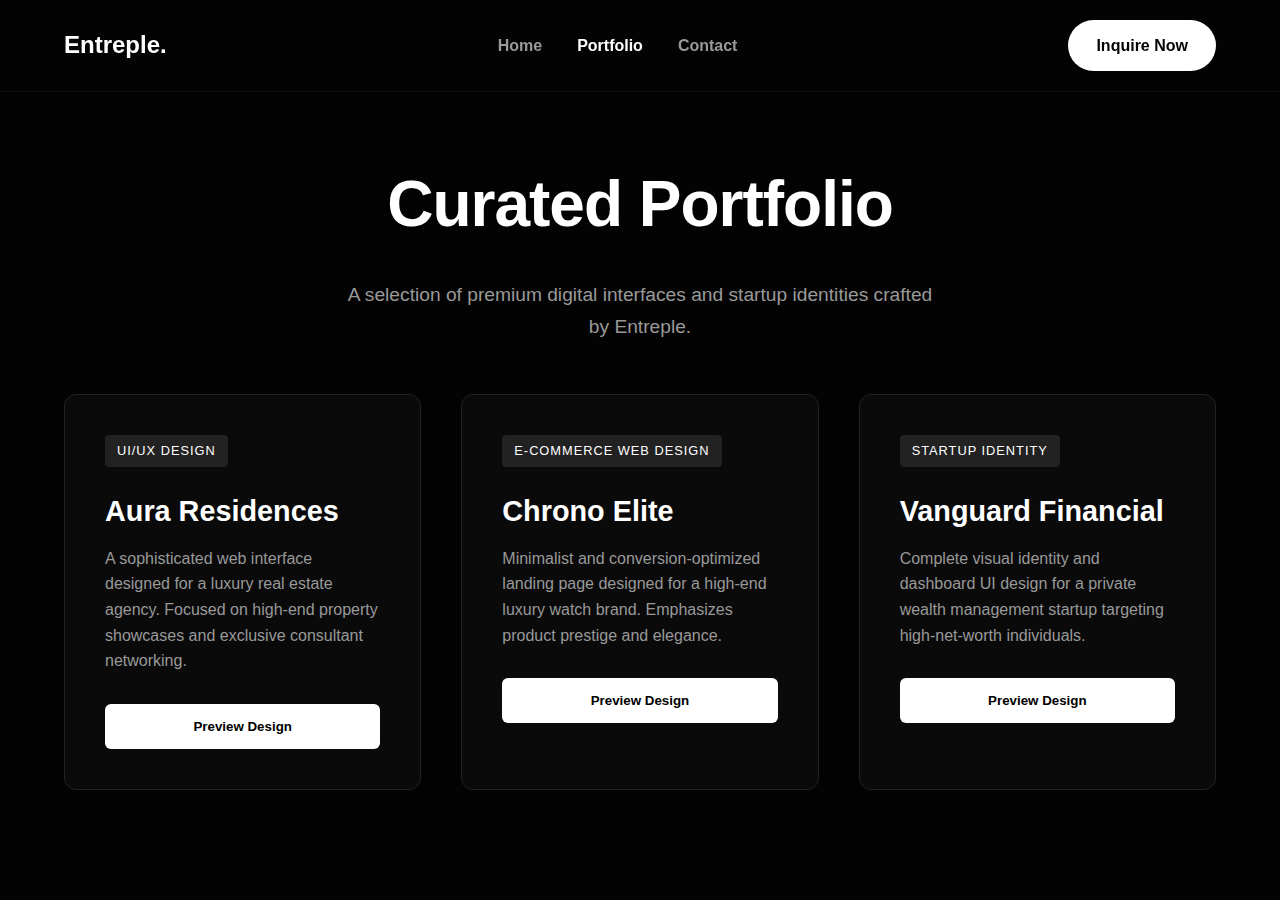
<file: projects.html>
<!DOCTYPE html>
<html lang="en">
<head>
  <meta charset="UTF-8">
  <meta name="viewport" content="width=device-width, initial-scale=1.0">
  <title>Portfolio | Entreple</title>
  <link rel="stylesheet" href="https://cdnjs.cloudflare.com/ajax/libs/font-awesome/6.4.0/css/all.min.css">
  <link href="https://fonts.googleapis.com/css2?family=Plus+Jakarta+Sans:wght@300;400;600;800&display=swap" rel="stylesheet">
  <link rel="stylesheet" href="css/style.css">
  <style>
    .projects-grid { display: grid; grid-template-columns: repeat(auto-fit, minmax(350px, 1fr)); gap: 40px; padding: 0 5% 100px 5%; max-width: 1400px; margin: 0 auto; }
    .project-card { background: #0a0a0a; border: 1px solid #222; padding: 40px; border-radius: 12px; transition: border-color 0.3s; }
    .project-card:hover { border-color: #555; }
    .project-card h3 { font-size: 1.8rem; margin-bottom: 10px; }
    .project-tag { display: inline-block; padding: 5px 12px; background: #222; font-size: 0.8rem; border-radius: 4px; margin-bottom: 20px; text-transform: uppercase; letter-spacing: 1px; }
    .project-card p { color: var(--text-muted); margin-bottom: 30px; line-height: 1.6; }
    .btn-preview { width: 100%; padding: 15px; background: #fff; color: #000; border: none; border-radius: 6px; cursor: pointer; font-weight: 700; transition: background 0.3s; }
    .btn-preview:hover { background: #e0e0e0; }
  </style>
</head>
<body>

  <nav>
    <a href="index.html" class="logo">Entreple.</a>
    <div class="nav-links">
      <a href="index.html">Home</a>
      <a href="projects.html" class="active">Portfolio</a>
      <a href="contact.html">Contact</a>
    </div>
    <a href="contact.html" class="btn-primary">Inquire Now</a>
  </nav>

  <div class="page-header">
    <h1 style="margin-bottom: 15px;">Curated Portfolio</h1>
    <p>A selection of premium digital interfaces and startup identities crafted by Entreple.</p>
  </div>

  <div class="projects-grid">
    <div class="project-card">
      <span class="project-tag">UI/UX Design</span>
      <h3>Aura Residences</h3>
      <p>A sophisticated web interface designed for a luxury real estate agency. Focused on high-end property showcases and exclusive consultant networking.</p>
      <button class="btn-preview" onclick="openModal('https://example.com')">Preview Design</button>
    </div>

    <div class="project-card">
      <span class="project-tag">E-Commerce Web Design</span>
      <h3>Chrono Elite</h3>
      <p>Minimalist and conversion-optimized landing page designed for a high-end luxury watch brand. Emphasizes product prestige and elegance.</p>
      <button class="btn-preview" onclick="openModal('https://example.com')">Preview Design</button>
    </div>

    <div class="project-card">
      <span class="project-tag">Startup Identity</span>
      <h3>Vanguard Financial</h3>
      <p>Complete visual identity and dashboard UI design for a private wealth management startup targeting high-net-worth individuals.</p>
      <button class="btn-preview" onclick="openModal('https://example.com')">Preview Design</button>
    </div>
  </div>

  <div id="previewModal" class="modal">
    <div class="modal-content">
      <div class="modal-header">
        <div class="device-toggles">
          <button id="btn-desktop" class="active" onclick="setDevice('desktop')"><i class="fas fa-desktop"></i></button>
          <button id="btn-mobile" onclick="setDevice('mobile')"><i class="fas fa-mobile-alt"></i></button>
        </div>
        <button class="close-btn" onclick="closeModal()"><i class="fas fa-times"></i></button>
      </div>
      <div class="iframe-wrapper">
        <iframe id="projectIframe" src="" title="Project Preview"></iframe>
      </div>
    </div>
  </div>

  <script src="js/app.js"></script>
</body>
</html>
</file>
<file: css/style.css>
/* SIFIRLAMA VE DEĞİŞKENLER */
:root {
  --bg-color: #030303;
  --text-main: #ffffff;
  --text-muted: #999999;
  --accent-color: #ffffff;
  --glass-bg: rgba(255, 255, 255, 0.02);
  --glass-border: rgba(255, 255, 255, 0.05);
}

* {
  margin: 0;
  padding: 0;
  box-sizing: border-box;
  font-family: 'Inter', sans-serif;
}

body {
  background-color: var(--bg-color);
  color: var(--text-main);
  line-height: 1.7;
}

/* NAVBAR (Tüm sayfalarda ortak) */
nav {
  position: fixed;
  top: 0;
  width: 100%;
  padding: 20px 5%;
  display: flex;
  justify-content: space-between;
  align-items: center;
  background: rgba(3, 3, 3, 0.85);
  backdrop-filter: blur(12px);
  z-index: 100;
  border-bottom: 1px solid var(--glass-border);
}

.logo { font-size: 1.5rem; font-weight: 800; color: var(--text-main); text-decoration: none; }
.nav-links { display: flex; gap: 35px; }
.nav-links a { color: var(--text-muted); text-decoration: none; font-weight: 600; transition: color 0.3s; }
.nav-links a:hover, .nav-links a.active { color: var(--text-main); }
.btn-primary { padding: 12px 28px; background-color: var(--text-main); color: var(--bg-color); border-radius: 50px; text-decoration: none; font-weight: 700; transition: all 0.3s ease; }

/* SAYFA İÇERİK ALANLARI */
.page-header {
  padding: 150px 5% 50px 5%;
  text-align: center;
}
.page-header h1 { font-size: 4rem; font-weight: 800; letter-spacing: -1px; }
.page-header p { font-size: 1.2rem; color: var(--text-muted); max-width: 600px; margin: 20px auto 0 auto; }

/* MODAL / POP-UP (Sadece projects.html'de kullanılacak olsa da CSS'te durabilir) */
.modal { display: none; position: fixed; z-index: 9999; left: 0; top: 0; width: 100%; height: 100%; background-color: rgba(0,0,0,0.9); backdrop-filter: blur(10px); opacity: 0; transition: opacity 0.3s ease; }
.modal.show { display: flex; align-items: center; justify-content: center; opacity: 1; }
.modal-content { background-color: #0a0a0a; width: 95%; height: 90vh; border-radius: 12px; border: 1px solid #333; overflow: hidden; display: flex; flex-direction: column; }
.modal-header { display: flex; justify-content: space-between; align-items: center; padding: 15px 25px; background-color: #111; border-bottom: 1px solid #222; }
.device-toggles button { background: none; border: none; color: #666; font-size: 20px; margin-right: 20px; cursor: pointer; }
.device-toggles button.active { color: #fff; }
.close-btn { background: none; border: none; color: #fff; font-size: 24px; cursor: pointer; }
.iframe-wrapper { flex-grow: 1; display: flex; justify-content: center; align-items: center; background-color: #000; padding: 20px; }
#projectIframe { width: 100%; height: 100%; border-radius: 8px; background-color: #fff; border: none; transition: width 0.4s ease; }
</file>
